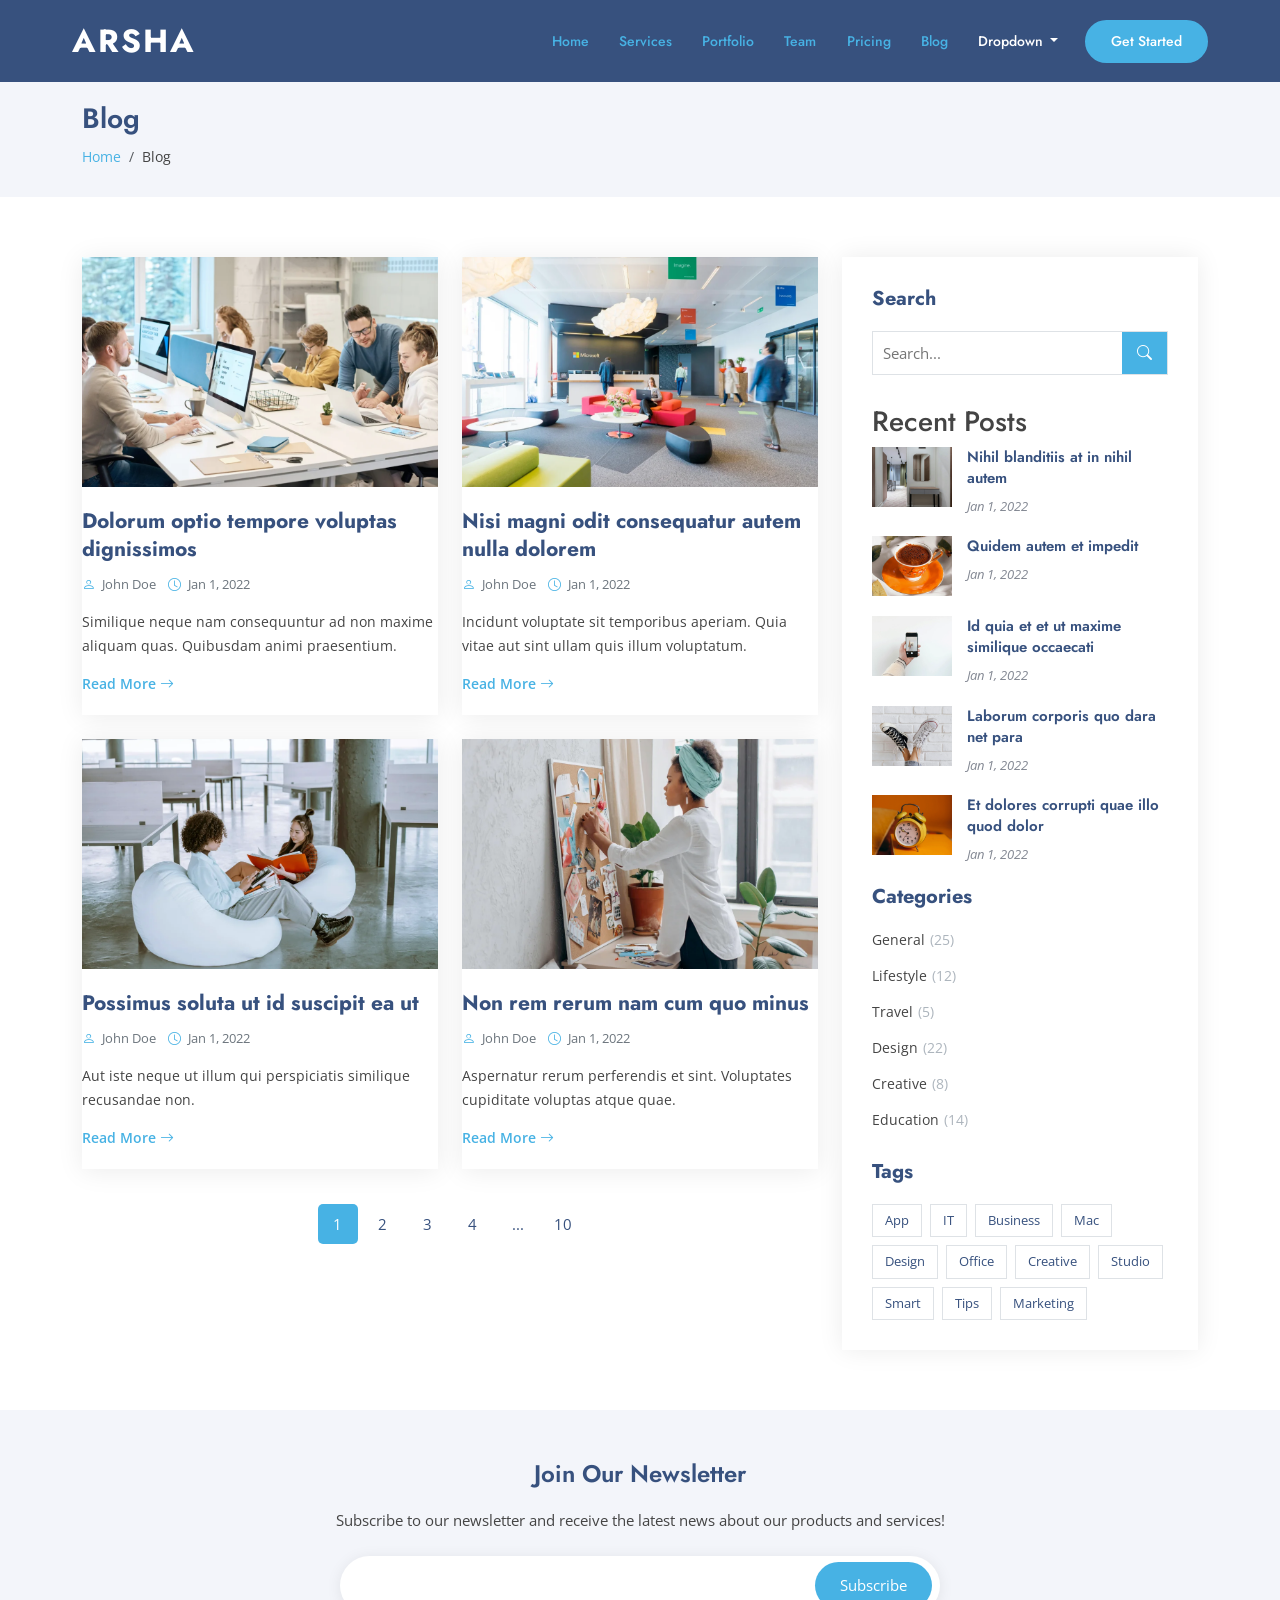
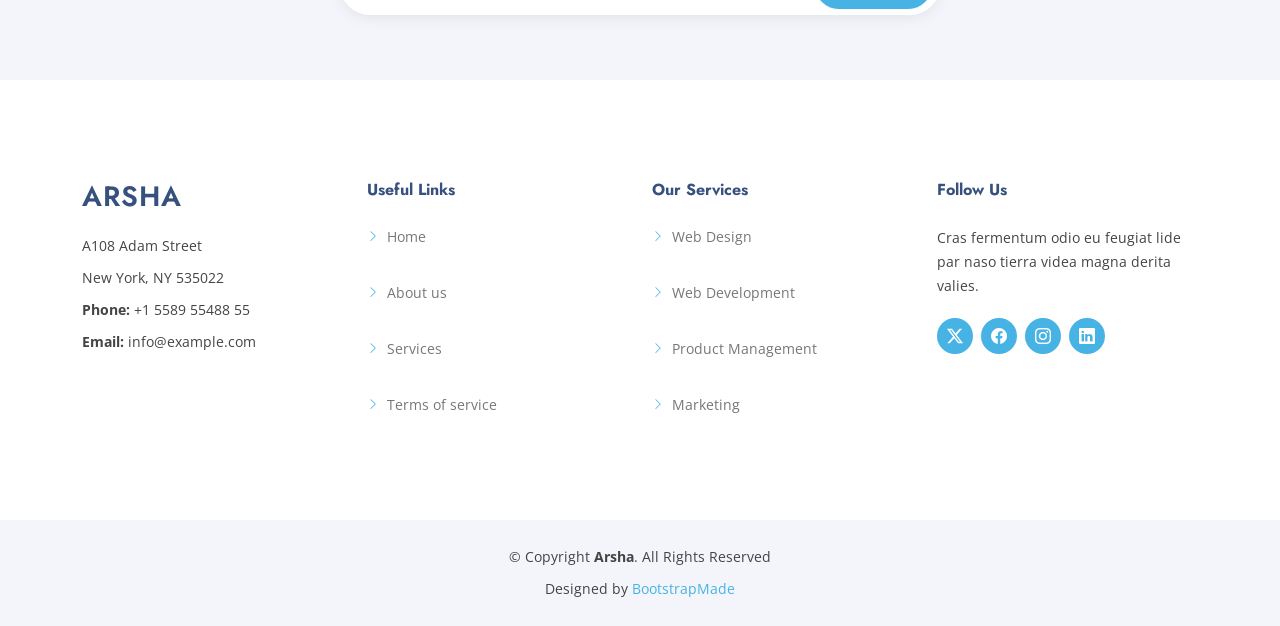
<file: blog.html>
<!DOCTYPE html>
<html lang="en">

<head>

    <meta charset="UTF-8">
    <meta name="viewport" content="width=device-width, initial-scale=1.0">

    <title>Blog - Arsha</title>

    <!-- Google Fonts -->
    <link rel="preconnect" href="https://fonts.googleapis.com">
    <link rel="preconnect" href="https://fonts.gstatic.com" crossorigin>
    <link href="https://fonts.googleapis.com/css2?family=Jost:wght@400;500;600;700&family=Open+Sans:wght@400;500;600;700&display=swap" rel="stylesheet">

    <!-- Bootstrap CSS -->
    <link href="https://cdn.jsdelivr.net/npm/bootstrap@5.3.3/dist/css/bootstrap.min.css" rel="stylesheet">

    <!-- Bootstrap Icons -->
    <link href="https://cdn.jsdelivr.net/npm/bootstrap-icons@1.11.3/font/bootstrap-icons.css" rel="stylesheet">

    <!-- Custom CSS -->
    <link rel="stylesheet" href="css/style.css">

</head>

<body>
    <!-- header-->
    <header>
        <nav class="navbar navbar-expand-lg">
            <a class="navbar-brand" href="#hero">
                ARSHA
            </a>
            <button class="navbar-toggler" type="button"
                data-bs-toggle="collapse"
                data-bs-target="#navbarMenu"
                aria-controls="navbarMenu"
                aria-expanded="false"
                aria-label="Toggle navigation">
                <span class="navbar-toggler-icon"></span>
            </button>

            <!-- navigation links-->
            <div class="collapse navbar-collapse" id="navbarMenu">
                <ul class="navbar-nav ms-auto align-items-lg-center">
                    <li class="nav-item">
                        <a class="nav-link active" href="#hero">Home</a>
                    </li>
                    <li class="nav-item">
                        <a class="nav-link active" href="#services">Services</a>
                    </li>
                    <li class="nav-item">
                        <a class="nav-link active" href="#portfolio">Portfolio</a>
                    </li>
                    <li class="nav-item">
                        <a class="nav-link active" href="#team">Team</a>
                    </li>
                    <li class="nav-item">
                        <a class="nav-link active" href="#pricing">Pricing</a>
                    </li>
                    <li class="nav-item">
                        <a class="nav-link active" href="blog.html">Blog</a>
                    </li>
                    <li class="nav-item dropdown">
                        <a class="nav-link dropdown-toggle" href="#" 
                            role="button"
                            data-bs-toggle="dropdown"
                            aria-expanded="false">
                            Dropdown
                        </a>
                        <ul class="dropdown-menu">
                            <li>
                                <a class="dropdown-item" href="#">Dropdown Item 1</a>
                            </li>
                            <li>
                                <a class="dropdown-item" href="#">Dropdown Item 2</a>
                            </li>
                            <li>
                                <a class="dropdown-item" href="#">Dropdown Item 3</a>
                            </li>
                        </ul>
                    </li>
                    <li class="nav-item">
                        <a class="btn btn-outine-light round-pill px-4"
                            href="#about">
                            Get Started
                        </a>
                    </li>
                </ul>
            </div>
        </nav>
    </header>
    <!-- Blog page content will come here -->

<!-- Page Title -->
<section class="page-title">
    <div class="container">

        <h1>Blog</h1>

        <nav aria-label="breadcrumb">
            <ol class="breadcrumb">
                <li class="breadcrumb-item">
                    <a href="index.html">Home</a>
                </li>
                <li class="breadcrumb-item active" aria-current="page">
                    Blog
                </li>
            </ol>
        </nav>

    </div>
</section>
<!-- End Page Title -->


<!-- Blog Listing Section -->
<section id="blog-listing" class="blog-listing section-padding">

    <div class="container">

        <div class="row">

            <!-- LEFT SIDE: BLOG GRID -->
            <div class="col-lg-8">

                <div class="row gy-4">

                    <!-- Blog 1 -->
                    <div class="col-md-6">
                        <article class="blog-card">

                            <div class="post-image">
                                <img src="assets/img/blog/blog-post-1.webp"
                                     alt="Blog Post 1"
                                     class="img-fluid">
                            </div>

                            <div class="post-content">

                                <h2>
                                    <a href="blog-details.html">
                                        Dolorum optio tempore voluptas dignissimos
                                    </a>
                                </h2>

                                <div class="post-meta">
                                    <span><i class="bi bi-person"></i> John Doe</span>
                                    <span><i class="bi bi-clock"></i> Jan 1, 2022</span>
                                </div>

                                <p>
                                    Similique neque nam consequuntur ad non maxime
                                    aliquam quas. Quibusdam animi praesentium.
                                </p>

                                <a href="blog-details.html" class="read-more">
                                    Read More
                                    <i class="bi bi-arrow-right"></i>
                                </a>

                            </div>
                        </article>
                    </div>


                    <!-- Blog 2 -->
                    <div class="col-md-6">
                        <article class="blog-card">

                            <div class="post-image">
                                <img src="assets/img/blog/blog-post-2.webp"
                                     alt="Blog Post 2"
                                     class="img-fluid">
                            </div>

                            <div class="post-content">

                                <h2>
                                    <a href="blog-details.html">
                                        Nisi magni odit consequatur autem nulla dolorem
                                    </a>
                                </h2>

                                <div class="post-meta">
                                    <span><i class="bi bi-person"></i> John Doe</span>
                                    <span><i class="bi bi-clock"></i> Jan 1, 2022</span>
                                </div>

                                <p>
                                    Incidunt voluptate sit temporibus aperiam.
                                    Quia vitae aut sint ullam quis illum voluptatum.
                                </p>

                                <a href="blog-details.html" class="read-more">
                                    Read More
                                    <i class="bi bi-arrow-right"></i>
                                </a>

                            </div>
                        </article>
                    </div>


                    <!-- Blog 3 -->
                    <div class="col-md-6">
                        <article class="blog-card">

                            <div class="post-image">
                                <img src="assets/img/blog/blog-post-3.webp"
                                     alt="Blog Post 3"
                                     class="img-fluid">
                            </div>

                            <div class="post-content">

                                <h2>
                                    <a href="blog-details.html">
                                        Possimus soluta ut id suscipit ea ut
                                    </a>
                                </h2>

                                <div class="post-meta">
                                    <span><i class="bi bi-person"></i> John Doe</span>
                                    <span><i class="bi bi-clock"></i> Jan 1, 2022</span>
                                </div>

                                <p>
                                    Aut iste neque ut illum qui perspiciatis
                                    similique recusandae non.
                                </p>

                                <a href="blog-details.html" class="read-more">
                                    Read More
                                    <i class="bi bi-arrow-right"></i>
                                </a>

                            </div>
                        </article>
                    </div>


                    <!-- Blog 4 -->
                    <div class="col-md-6">
                        <article class="blog-card">

                            <div class="post-image">
                                <img src="assets/img/blog/blog-post-4.webp"
                                     alt="Blog Post 4"
                                     class="img-fluid">
                            </div>

                            <div class="post-content">

                                <h2>
                                    <a href="blog-details.html">
                                        Non rem rerum nam cum quo minus
                                    </a>
                                </h2>

                                <div class="post-meta">
                                    <span><i class="bi bi-person"></i> John Doe</span>
                                    <span><i class="bi bi-clock"></i> Jan 1, 2022</span>
                                </div>

                                <p>
                                    Aspernatur rerum perferendis et sint.
                                    Voluptates cupiditate voluptas atque quae.
                                </p>

                                <a href="blog-details.html" class="read-more">
                                    Read More
                                    <i class="bi bi-arrow-right"></i>
                                </a>

                            </div>
                        </article>
                    </div>

                </div>


                <!-- Pagination -->
                <div class="blog-pagination">

                    <ul>
                        <li class="active"><a href="#">1</a></li>
                        <li><a href="#">2</a></li>
                        <li><a href="#">3</a></li>
                        <li><a href="#">4</a></li>
                        <li><span>...</span></li>
                        <li><a href="#">10</a></li>
                    </ul>

                </div>

            </div>


            <!-- RIGHT SIDE: SIDEBAR -->
            <div class="col-lg-4">

                <div class="blog-sidebar">

                    <!-- Search -->
                    <div class="sidebar-widget">

                        <h3>Search</h3>

                        <form class="search-form">
                            <input type="text" placeholder="Search...">
                            <button type="submit">
                                <i class="bi bi-search"></i>
                            </button>
                        </form>

                    </div>
<!-- Recent Posts -->
<div class="sidebar-item">
    <h3>Recent Posts</h3>

    <div class="recent-post-item">
        <img src="assets/img/blog/blog-post-square-1.webp" alt="Recent post">
        <div>
            <h4>
                <a href="blog-details.html">
                    Nihil blanditiis at in nihil autem
                </a>
            </h4>
            <time datetime="2022-01-01">Jan 1, 2022</time>
        </div>
    </div>

    <div class="recent-post-item">
        <img src="assets/img/blog/blog-post-square-2.webp" alt="Recent post">
        <div>
            <h4>
                <a href="blog-details.html">
                    Quidem autem et impedit
                </a>
            </h4>
            <time datetime="2022-01-01">Jan 1, 2022</time>
        </div>
    </div>

    <div class="recent-post-item">
        <img src="assets/img/blog/blog-post-square-3.webp" alt="Recent post">
        <div>
            <h4>
                <a href="blog-details.html">
                    Id quia et et ut maxime similique occaecati
                </a>
            </h4>
            <time datetime="2022-01-01">Jan 1, 2022</time>
        </div>
    </div>

    <div class="recent-post-item">
        <img src="assets/img/blog/blog-post-square-4.webp" alt="Recent post">
        <div>
            <h4>
                <a href="blog-details.html">
                    Laborum corporis quo dara net para
                </a>
            </h4>
            <time datetime="2022-01-01">Jan 1, 2022</time>
        </div>
    </div>

    <div class="recent-post-item">
        <img src="assets/img/blog/blog-post-square-5.webp" alt="Recent post">
        <div>
            <h4>
                <a href="blog-details.html">
                    Et dolores corrupti quae illo quod dolor
                </a>
            </h4>
            <time datetime="2022-01-01">Jan 1, 2022</time>
        </div>
    </div>
</div>

                    <!-- Categories -->
                    <div class="sidebar-widget">

                        <h3>Categories</h3>

                        <ul class="category-list">
                            <li><a href="#">General</a> <span>(25)</span></li>
                            <li><a href="#">Lifestyle</a> <span>(12)</span></li>
                            <li><a href="#">Travel</a> <span>(5)</span></li>
                            <li><a href="#">Design</a> <span>(22)</span></li>
                            <li><a href="#">Creative</a> <span>(8)</span></li>
                            <li><a href="#">Education</a> <span>(14)</span></li>
                        </ul>

                    </div>


                    <!-- Tags -->
                    <div class="sidebar-widget">

                        <h3>Tags</h3>

                        <div class="tag-list">
                            <a href="#">App</a>
                            <a href="#">IT</a>
                            <a href="#">Business</a>
                            <a href="#">Mac</a>
                            <a href="#">Design</a>
                            <a href="#">Office</a>
                            <a href="#">Creative</a>
                            <a href="#">Studio</a>
                            <a href="#">Smart</a>
                            <a href="#">Tips</a>
                            <a href="#">Marketing</a>
                        </div>

                    </div>

                </div>

            </div>

        </div>

    </div>

</section>
<!-- End Blog Listing Section -->

<!-- Footer Newsletter -->
    <section class="footer-newsletter">
        <div class="container text-center">
            <h3>Join Our Newsletter</h3>
            <p>Subscribe to our newsletter and receive the latest news about our products and services!</p>
            <form id="footerNewsletterForm">
                <input type="email" id="footerEmail" required>
                <button type="submit">Subscribe</button>
            </form>
            <p id="footerNewsletterMessage" class="form-message"></p>
        </div>
    </section>

    <!-- Footer -->
    <footer class="footer">
        <div class="container">
            <div class="row gy-4">

                <div class="col-lg-3 col-md-6">
                    <h3>ARSHA</h3>
                    <p>A108 Adam Street</p>
                    <p>New York, NY 535022</p>
                    <p><strong>Phone:</strong> +1 5589 55488 55</p>
                    <p><strong>Email:</strong> info@example.com</p>
                </div>

                <div class="col-lg-3 col-md-6">
                    <h4>Useful Links</h4>
                    <ul>
                        <li><i class="bi bi-chevron-right"></i><a href="#hero">Home</a></li>
                        <li><i class="bi bi-chevron-right"></i><a href="#about">About us</a></li>
                        <li><i class="bi bi-chevron-right"></i><a href="#services">Services</a></li>
                        <li><i class="bi bi-chevron-right"></i><a href="#">Terms of service</a></li>
                    </ul>
                </div>

                <div class="col-lg-3 col-md-6">
                    <h4>Our Services</h4>
                    <ul>
                        <li><i class="bi bi-chevron-right"></i><a href="#services">Web Design</a></li>
                        <li><i class="bi bi-chevron-right"></i><a href="#services">Web Development</a></li>
                        <li><i class="bi bi-chevron-right"></i><a href="#services">Product Management</a></li>
                        <li><i class="bi bi-chevron-right"></i><a href="#services">Marketing</a></li>
                    </ul>
                </div>

                <div class="col-lg-3 col-md-6">
                    <h4>Follow Us</h4>
                    <p>Cras fermentum odio eu feugiat lide par naso tierra videa magna derita valies.</p>
                    <div class="footer-social">
                        <a href="#"><i class="bi bi-twitter-x"></i></a>
                        <a href="#"><i class="bi bi-facebook"></i></a>
                        <a href="#"><i class="bi bi-instagram"></i></a>
                        <a href="#"><i class="bi bi-linkedin"></i></a>
                    </div>
                </div>

            </div>
        </div>

        <div class="copyright">
            <div class="container d-flex justify-content-between flex-wrap">
                <p>© Copyright <strong>Arsha</strong>. All Rights Reserved</p>
                <p>Designed by <a href="https://bootstrapmade.com/">BootstrapMade</a></p>
            </div>
        </div>
    </footer>
    <!-- Bootstrap JS -->
    <script src="https://cdn.jsdelivr.net/npm/bootstrap@5.3.3/dist/js/bootstrap.bundle.min.js"></script>

    <!-- Custom JavaScript -->
    <script src="js/main.js"></script>

</body>

</html>
</file>
<file: css/style.css>
/* =========================================
   1. GLOBAL SETTINGS
========================================= */

:root {
    --primary-color: #37517e;
    --secondary-color: #47b2e4;
    --dark-color: #273d61;
    --light-color: #ffffff;
    --text-color: #444444;
    --navy: #37517e;
    --blue: #47b2e4;
    --light: #f3f5fa;
    --heading-font: "Jost", sans-serif;
    --body-font: "Open Sans", sans-serif;

    --section-padding: clamp(45px, 6vw, 90px);
}

* {
    box-sizing: border-box;
}

html {
    scroll-behavior: smooth;
    scroll-padding-top: 20px;
}

body {
    margin: 0;
    padding: 0;
    width: 100%;
    font-family: "Open Sans", sans-serif;
    font-size: 15px;
    line-height: 1.5;
    color: var(--text-color);
    overflow-x: hidden;
}

img {
    max-width: 100%;
    height: auto;
    display: block;
}

h1, h2, h3, h4, h5, h6 {
    font-family: "Jost", sans-serif;
}


/* =========================================
   2. REUSABLE SECTION SETTINGS
========================================= */

section {
    width: 100%;
    padding: var(--section-padding) 0;
}

.section-title {
    text-align: center;
    padding-bottom: 30px;
}

.section-title h2 {
    font-size: clamp(26px, 2.5vw, 34px);
    font-weight: 700;
    color: var(--primary-color);
    text-transform: uppercase;
    margin-bottom: 15px;
}

.section-title p {
    font-size: clamp(14px, 1.2vw, 16px);
    line-height: 1.6;
}


/* =========================================
   3. HEADER AND NAVBAR
========================================= */

header {
    width: 100%;
    background-color: var(--primary-color);
    padding: 12px 5.6%;
}

.navbar {
    padding: 0;
}

.navbar-brand {
    color: var(--light-color);
    font-family: var(--heading-font);
    font-size: clamp(28px, 2.5vw, 42px);
    font-weight: 700;
    letter-spacing: 2px;
}

.navbar-brand:hover {
    color: var(--light-color);
}

.navbar-nav {
    align-items: center;
    gap: clamp(8px, 1.1vw, 20px);
}

.navbar-nav .nav-link {
    color: var(--light-color);
    font-family: var(--heading-font);
    font-size: clamp(14px, 1.05vw, 19px);
    font-weight: 500;
    white-space: nowrap;
    padding: 8px 0;
}

.navbar-nav .nav-link:hover,
.navbar-nav .nav-link.active {
    color: var(--secondary-color);
}

.navbar .btn {
    background-color: var(--secondary-color);
    border: 2px solid var(--secondary-color);
    border-radius: 50px;
    color: var(--light-color);
    font-family: var(--heading-font);
    font-size: clamp(14px, 1.05vw, 19px);
    font-weight: 500;
    padding: 9px clamp(18px, 2vw, 32px);
    white-space: nowrap;
    margin-left: 5px;
}

.navbar .btn:hover {
    background-color: transparent;
    color: var(--light-color);
}

.navbar-toggler {
    border: 1px solid rgba(255, 255, 255, 0.5);
}

.navbar-toggler:focus {
    box-shadow: none;
}

.navbar-toggler-icon {
    filter: brightness(0) invert(1);
}

/* Dropdown */

.dropdown-menu {
    border: none;
    border-radius: 5px;
    padding: 10px;
}

.dropdown-menu .dropdown-item {
    color: var(--primary-color);
    font-size: 14px;
    padding: 10px 15px;
}

.dropdown-menu .dropdown-item:hover {
    background-color: #f0f4f8;
    color: var(--secondary-color);
}


/* =========================================
   4. HERO SECTION
========================================= */

.hero {
    background-color: var(--primary-color);
    min-height: calc(100vh - 75px);
    display: flex;
    align-items: center;
    padding: clamp(40px, 5vw, 75px) 0;
}

.hero-container {
    width: 100%;
    max-width: 1600px;
    margin: 0 auto;
    padding-left: 5.6%;
    padding-right: 5.6%;
}

.hero-content {
    padding-right: clamp(15px, 3vw, 50px);
}

.hero h1 {
    color: var(--light-color);
    font-family: var(--heading-font);
    font-size: clamp(36px, 3.8vw, 68px);
    font-weight: 700;
    line-height: 1.16;
    margin-bottom: 15px;
}

.hero p {
    color: rgba(255, 255, 255, 0.75);
    font-family: var(--body-font);
    font-size: clamp(17px, 1.7vw, 28px);
    font-weight: 600;
    line-height: 1.4;
    margin-bottom: clamp(25px, 3vw, 45px);
}

/* Hero Buttons */

.hero-buttons {
    display: flex;
    align-items: center;
    flex-wrap: wrap;
    gap: clamp(15px, 2vw, 30px);
}

.btn-get-started {
    background-color: var(--secondary-color);
    color: var(--light-color);
    font-family: var(--heading-font);
    font-size: clamp(15px, 1.2vw, 21px);
    font-weight: 600;
    letter-spacing: 1px;
    padding: 13px clamp(22px, 2.5vw, 42px);
    border-radius: 50px;
    text-decoration: none;
    transition: 0.3s;
}

.btn-get-started:hover {
    background-color: #209dd8;
    color: var(--light-color);
}

.btn-watch-video {
    color: var(--light-color);
    font-family: var(--heading-font);
    font-size: clamp(15px, 1.2vw, 21px);
    font-weight: 600;
    text-decoration: none;
    transition: 0.3s;
}

.btn-watch-video:hover {
    color: var(--secondary-color);
}

.btn-watch-video i {
    font-size: clamp(30px, 2.5vw, 45px);
    margin-right: 8px;
    vertical-align: middle;
}

/* Hero Image */

.hero-image img {
    width: 100%;
    max-width: 750px;
    margin-left: auto;
}


/* =========================================
   5. HERO IMAGE ANIMATION
========================================= */

.animated {
    animation: up-down 2s ease-in-out infinite alternate-reverse both;
}

@keyframes up-down {
    0% {
        transform: translateY(10px);
    }

    100% {
        transform: translateY(-10px);
    }
}


/* =========================================
   6. TABLET RESPONSIVE
========================================= */

@media (max-width: 1199px) {

    header {
        padding: 12px 4%;
    }

    .navbar-nav {
        gap: 12px;
    }

    .navbar-nav .nav-link {
        font-size: 16px;
    }

    .navbar .btn {
        font-size: 16px;
        padding: 8px 20px;
    }
}


/* =========================================
   7. MOBILE RESPONSIVE
========================================= */

@media (max-width: 991px) {

    .navbar-collapse {
        padding-top: 20px;
    }

    .navbar-nav {
        align-items: flex-start;
        gap: 8px;
    }

    .navbar-nav .nav-link {
        font-size: 16px;
    }

    .navbar .btn {
        margin: 10px 0;
    }

    .hero {
        min-height: auto;
        text-align: center;
        padding: 60px 0;
    }

    .hero-content {
        padding: 0 15px;
    }

    .hero h1 {
        font-size: clamp(32px, 5vw, 42px);
    }

    .hero p {
        font-size: clamp(17px, 2.5vw, 21px);
    }

    .hero-buttons {
        justify-content: center;
    }

    .hero-image {
        margin-top: 40px;
    }

    .hero-image img {
        margin: 0 auto;
        max-width: 600px;
    }
}


/* =========================================
   8. SMALL MOBILE SCREENS
========================================= */

@media (max-width: 575px) {

    header {
        padding: 12px 5%;
    }

    .navbar-brand {
        font-size: 29px;
    }

    .hero {
        padding: 45px 0;
    }

    .hero h1 {
        font-size: 32px;
    }

    .hero p {
        font-size: 17px;
    }

    .hero-buttons {
        flex-direction: column;
        gap: 18px;
    }

    .hero-image {
        margin-top: 30px;
    }

    .section-title h2 {
        font-size: 26px;
    }
}

/* =========================================
   CLIENTS SECTION
========================================= */

.clients {
    background: #f3f5fa;
    padding: 25px 0;
}

.clients .clients-slider {
    overflow: hidden;
}

.clients .swiper-slide {
    display: flex;
    justify-content: center;
    align-items: center;
    height: auto;
}

.clients .swiper-slide img {
    width: auto;
    max-width: 100%;
    max-height: 60px;
    object-fit: contain;
    display: block;
    filter: none;
    opacity: 1;
    transition: 0.3s ease;
}

.clients .swiper-slide img:hover {
    transform: scale(1.1);
}

/* Mobile */
@media (max-width: 576px) {
    .clients .swiper-slide img {
        max-height: 45px;
    }
}


/* =====================================
   ABOUT SECTION
===================================== */

.about {
    background-color: #ffffff;
    padding: var(--section-padding) 0;
}

.about .section-title h2 {
    color: #37517e;
    font-size: 32px;
    font-weight: 700;
    text-transform: uppercase;
    position: relative;
    padding-bottom: 20px;
}

/* Heading Underline */

.about .section-title h2::before {
    content: "";
    position: absolute;
    width: 120px;
    height: 1px;
    background-color: #dddddd;
    bottom: 1px;
    left: 50%;
    transform: translateX(-50%);
}

.about .section-title h2::after {
    content: "";
    position: absolute;
    width: 40px;
    height: 3px;
    background-color: #47b2e4;
    bottom: 0;
    left: 50%;
    transform: translateX(-50%);
}

/* About Text */

.about p {
    color: #444444;
    font-size: 16px;
    line-height: 1.6;
    margin-bottom: 20px;
}

/* About List */

.about-list {
    list-style: none;
    padding: 0;
    margin: 0;
}

.about-list li {
    display: flex;
    align-items: flex-start;
    gap: 10px;
    margin-bottom: 12px;
    font-size: 16px;
    line-height: 1.5;
}

.about-list i {
    color: #47b2e4;
    font-size: 20px;
    flex-shrink: 0;
}

/* Read More Button */

.about-btn {
    display: inline-flex;
    align-items: center;
    gap: 8px;
    color: #47b2e4;
    border: 2px solid #47b2e4;
    border-radius: 4px;
    padding: 10px 28px;
    text-decoration: none;
    font-family: "Jost", sans-serif;
    font-size: 16px;
    font-weight: 500;
    transition: 0.3s;
}

.about-btn:hover {
    background-color: #47b2e4;
    color: #ffffff;
}

/* About Responsive */

@media (max-width: 991px) {

    .about .row {
        row-gap: 25px;
    }

    .about p,
    .about-list li {
        font-size: 15px;
    }

}


/* WHY US SECTION */

.why-us {
    background: #f3f5fa;
}

.why-us .content {
    padding: 60px 100px 0 100px;
}

.why-us .content h3 {
    font-family: "Jost", sans-serif;
    font-size: 34px;
    font-weight: 400;
    color: #37517e;
}

.why-us .content h3 strong {
    font-weight: 700;
}

.why-us .content p {
    font-size: 15px;
    color: #848484;
    margin-top: 15px;
    margin-bottom: 20px;
}

.why-us .accordion-list {
    padding: 0 100px 60px 100px;
}

.why-us .accordion-list ul {
    list-style: none;
    padding: 0;
    margin: 0;
}

.why-us .accordion-list li {
    background: #ffffff;
    margin-bottom: 15px;
    padding: 20px;
    border-radius: 4px;
}

.why-us .accordion-list a {
    display: block;
    position: relative;
    font-family: "Jost", sans-serif;
    font-size: 18px;
    font-weight: 500;
    color: #37517e;
    text-decoration: none;
    cursor: pointer;
    padding-right: 30px;
}

.why-us .accordion-list a span {
    color: #47b2e4;
    font-weight: 600;
    padding-right: 10px;
}

.why-us .accordion-list a:hover {
    color: #47b2e4;
}

.why-us .accordion-list a .icon-show {
    display: none;
}

.why-us .accordion-list a .icon-close {
    display: inline-block;
    position: absolute;
    right: 0;
    top: 2px;
}

.why-us .accordion-list a.collapsed .icon-show {
    display: inline-block;
    position: absolute;
    right: 0;
    top: 2px;
}

.why-us .accordion-list a.collapsed .icon-close {
    display: none;
}

.why-us .accordion-list p {
    color: #444444;
    font-size: 15px;
    line-height: 1.6;
    margin: 10px 0 0;
}

.why-us .why-us-img {
    width: 100%;
    height: 100%;
    object-fit: contain;
}

/* Responsive */
@media (max-width: 992px) {
    .why-us .content {
        padding: 40px 30px 0;
    }

    .why-us .accordion-list {
        padding: 0 30px 40px;
    }

    .why-us .why-us-img {
        padding: 30px;
    }
}

@media (max-width: 576px) {
    .why-us .content h3 {
        font-size: 26px;
    }

    .why-us .accordion-list a {
        font-size: 16px;
    }
}


.skills {
    padding: 60px 0;
    background: #ffffff;
}

.skills img {
    width: 100%;
    height: auto;
}

.skills h3 {
    font-family: "Jost", sans-serif;
    font-size: 32px;
    font-weight: 700;
    color: #37517e;
    margin-bottom: 15px;
}

.skills p {
    font-size: 15px;
    font-style: italic;
    line-height: 1.6;
}

.progress-item {
    margin-bottom: 20px;
}

.progress-label {
    display: flex;
    justify-content: space-between;
    font-size: 12px;
    font-weight: 600;
    color: #37517e;
    margin-bottom: 6px;
}

.skills .progress {
    height: 10px;
    border-radius: 0;
    background: #e8edf5;
}

.skills .progress-bar {
    background: #4668a2;
}

@media (max-width: 991px) {
    .skills h3 {
        font-size: 27px;
    }

    .skills .col-lg-6 + .col-lg-6 {
        margin-top: 30px;
    }
}
/* Services Section */
.services {
    padding: 60px 0;
    background: #f5f6f8;
}

/* Section Heading */
.services .section-title {
    padding-bottom: 30px;
}

.services .section-title h2 {
    font-size: 32px;
    font-weight: 700;
    color: #37517e;
    text-transform: uppercase;
    margin-bottom: 20px;
    padding-bottom: 20px;
    position: relative;
}

/* Blue line under heading */
.services .section-title h2::before {
    content: "";
    position: absolute;
    display: block;
    width: 120px;
    height: 1px;
    background: #ddd;
    bottom: 1px;
    left: calc(50% - 60px);
}

.services .section-title h2::after {
    content: "";
    position: absolute;
    display: block;
    width: 40px;
    height: 3px;
    background: #47b2e4;
    bottom: 0;
    left: calc(50% - 20px);
}

.services .section-title p {
    font-size: 16px;
    color: #444;
}

/* Service Cards */
.service-box {
    background: #ffffff;
    padding: 50px 30px;
    height: 100%;
    transition: all 0.4s ease;
    box-shadow: 0 0 25px rgba(0, 0, 0, 0.05);
}

.service-box:hover {
    transform: translateY(-10px);
}

.service-icon {
    margin-bottom: 20px;
}

.service-icon i {
    font-size: 36px;
    color: #47b2e4;
}

.service-box h4 {
    font-size: 22px;
    font-weight: 700;
    color: #37517e;
    margin-bottom: 15px;
}

.service-box p {
    font-size: 14px;
    line-height: 24px;
    color: #444;
    margin-bottom: 0;
}
/* Work Process Section */
.work-process {
    padding: 60px 0;
    background: #ffffff;
}

/* Section Heading */
.work-process .section-title {
    padding-bottom: 30px;
}

.work-process .section-title h2 {
    font-size: 32px;
    font-weight: 700;
    color: #37517e;
    text-transform: uppercase;
    margin-bottom: 20px;
    padding-bottom: 20px;
    position: relative;
}

.work-process .section-title h2::before {
    content: "";
    position: absolute;
    width: 120px;
    height: 1px;
    background: #ddd;
    bottom: 1px;
    left: calc(50% - 60px);
}

.work-process .section-title h2::after {
    content: "";
    position: absolute;
    width: 40px;
    height: 3px;
    background: #47b2e4;
    bottom: 0;
    left: calc(50% - 20px);
}

.work-process .section-title p {
    color: #444;
    font-size: 16px;
}

/* Process Cards */
.process-card {
    background: #ffffff;
    height: 100%;
    border-radius: 8px;
    overflow: hidden;
    box-shadow: 0 5px 25px rgba(0, 0, 0, 0.08);
    transition: 0.3s ease;
}

.process-card:hover {
    transform: translateY(-8px);
}

.process-card img {
    width: 100%;
    height: 250px;
    object-fit: contain;
    padding: 15px;
}

.process-content {
    padding: 25px 30px 30px;
}

.step-number {
    display: inline-flex;
    align-items: center;
    justify-content: center;
    width: 45px;
    height: 45px;
    border-radius: 50%;
    background: #e7f5fb;
    color: #47b2e4;
    font-size: 18px;
    font-weight: 700;
    margin-bottom: 15px;
}

.process-content h3 {
    font-family: "Jost", sans-serif;
    font-size: 22px;
    font-weight: 700;
    color: #37517e;
    margin-bottom: 15px;
}

.process-content p {
    font-size: 14px;
    line-height: 24px;
    color: #444;
}

.process-content ul {
    list-style: none;
    padding: 0;
    margin: 15px 0 0;
}

.process-content ul li {
    display: flex;
    align-items: center;
    font-size: 14px;
    color: #444;
    padding: 7px 0;
}

.process-content ul li::before {
    content: "✓";
    display: inline-flex;
    align-items: center;
    justify-content: center;
    width: 20px;
    height: 20px;
    min-width: 20px;
    border-radius: 50%;
    background: #e7f5fb;
    color: #105270;
    font-size: 12px;
    font-weight: bold;
    margin-right: 10px;
}

/* Responsive */
@media (max-width: 991px) {
    .process-card img {
        height: 220px;
    }
}

@media (max-width: 767px) {
    .process-content {
        padding: 20px;
    }
}
/* Call To Action Section */
.call-to-action {
    padding: 120px 0;
    background:
        linear-gradient(
            rgba(40, 58, 90, 0.9),
            rgba(40, 58, 90, 0.9)
        ),
        url("../assets/img/bg/bg-8.webp");

    background-size: cover;
    background-position: center;
    background-repeat: no-repeat;
    background-attachment: fixed;
}

/* Heading */
.call-to-action h3 {
    color: #ffffff;
    font-family: "Jost", sans-serif;
    font-size: 28px;
    font-weight: 700;
    margin-bottom: 15px;
}

/* Paragraph */
.call-to-action p {
    color: #ffffff;
    font-size: 16px;
    line-height: 1.6;
    margin-bottom: 0;
}

/* Button */
.cta-button {
    display: inline-block;
    padding: 12px 40px;
    border: 2px solid #ffffff;
    border-radius: 50px;
    color: #ffffff;
    text-decoration: none;
    font-size: 16px;
    font-weight: 500;
    transition: 0.3s;
}

.cta-button:hover {
    background: #47b2e4;
    border-color: #47b2e4;
    color: #ffffff;
}

/* Responsive */
@media (max-width: 991px) {
    .call-to-action {
        padding: 80px 0;
        background-attachment: scroll;
    }

    .call-to-action .cta-button {
        margin-top: 25px;
    }
}
/* ================================
   PORTFOLIO SECTION
================================ */

.portfolio {
    padding: 60px 0;
    overflow: hidden;
}

/* Section Heading */
.portfolio .section-title {
    text-align: center;
    padding-bottom: 30px;
}

.portfolio .section-title h2 {
    font-size: 32px;
    font-weight: 700;
    text-transform: uppercase;
    margin-bottom: 20px;
    padding-bottom: 20px;
    position: relative;
    color: #37517e;
}

.portfolio .section-title h2::before {
    content: "";
    position: absolute;
    display: block;
    width: 120px;
    height: 1px;
    background: #ddd;
    bottom: 1px;
    left: calc(50% - 60px);
}

.portfolio .section-title h2::after {
    content: "";
    position: absolute;
    display: block;
    width: 40px;
    height: 3px;
    background: #47b2e4;
    bottom: 0;
    left: calc(50% - 20px);
}

.portfolio .section-title p {
    margin-bottom: 0;
    color: #444;
}

/* Portfolio Filters */
.portfolio .portfolio-filters {
    list-style: none;
    padding: 0;
    margin: 0 auto 25px auto;
    display: flex;
    justify-content: center;
    flex-wrap: wrap;
    gap: 5px;
}

.portfolio .portfolio-filters li {
    cursor: pointer;
    display: inline-block;
    padding: 8px 20px;
    font-size: 15px;
    font-weight: 500;
    color: #444;
    border-radius: 50px;
    transition: all 0.3s ease;
}

.portfolio .portfolio-filters li:hover,
.portfolio .portfolio-filters li.filter-active {
    color: #fff;
    background: #47b2e4;
}

/* Portfolio Grid */
.portfolio .portfolio-container {
    position: relative;
}

.portfolio .portfolio-item {
    margin-bottom: 24px;
}

/* Portfolio Image Wrapper */
.portfolio .portfolio-wrap {
    position: relative;
    overflow: hidden;
    border-radius: 4px;
    box-shadow: 0 0 10px rgba(0, 0, 0, 0.08);
}

.portfolio .portfolio-wrap img {
    display: block;
    width: 100%;
    height: auto;
    transition: transform 0.5s ease;
}

/* Hover Overlay */
.portfolio .portfolio-wrap .portfolio-info {
    position: absolute;
    inset: 0;
    opacity: 0;
    background: rgba(55, 88, 139, 0.85);
    padding: 20px;
    display: flex;
    flex-direction: column;
    justify-content: center;
    align-items: flex-start;
    transition: all 0.4s ease;
}

.portfolio .portfolio-wrap:hover .portfolio-info {
    opacity: 1;
}

.portfolio .portfolio-wrap:hover img {
    transform: scale(1.08);
}

/* Overlay Text */
.portfolio .portfolio-info h4 {
    font-size: 20px;
    font-weight: 600;
    color: #fff;
    margin-bottom: 5px;
}

.portfolio .portfolio-info p {
    font-size: 14px;
    color: #fff;
    margin-bottom: 15px;
}

/* Overlay Icons */
.portfolio .portfolio-links {
    display: flex;
    gap: 10px;
}

.portfolio .portfolio-links a {
    width: 40px;
    height: 40px;
    display: inline-flex;
    align-items: center;
    justify-content: center;
    background: #47b2e4;
    color: #fff;
    font-size: 20px;
    border-radius: 4px;
    text-decoration: none;
    transition: 0.3s ease;
}

.portfolio .portfolio-links a:hover {
    background: #209dd8;
}

/* Responsive */
@media (max-width: 767px) {
    .portfolio {
        padding: 40px 0;
    }

    .portfolio .section-title h2 {
        font-size: 28px;
    }

    .portfolio .portfolio-filters li {
        padding: 7px 15px;
        font-size: 14px;
    }
}
/* ================================
   TEAM SECTION
================================ */

.team {
    padding: 60px 0;
    background: #f3f5fa;
}

/* Section Title */
.team .section-title {
    text-align: center;
    padding-bottom: 30px;
}

.team .section-title h2 {
    font-size: 32px;
    font-weight: 700;
    text-transform: uppercase;
    margin-bottom: 20px;
    padding-bottom: 20px;
    position: relative;
    color: #37517e;
}

.team .section-title h2::before {
    content: "";
    position: absolute;
    width: 120px;
    height: 1px;
    background: #ddd;
    bottom: 1px;
    left: calc(50% - 60px);
}

.team .section-title h2::after {
    content: "";
    position: absolute;
    width: 40px;
    height: 3px;
    background: #47b2e4;
    bottom: 0;
    left: calc(50% - 20px);
}

.team .section-title p {
    margin-bottom: 0;
}

/* Team Card */
.team .team-card {
    display: flex;
    align-items: flex-start;
    gap: 20px;
    padding: 30px;
    height: 100%;
    background: #fff;
    box-shadow: 0 2px 15px rgba(0, 0, 0, 0.08);
    border-radius: 5px;
    transition: 0.4s;
}

.team .team-card:hover {
    transform: translateY(-5px);
}

/* Team Image */
.team .team-img {
    flex-shrink: 0;
    width: 140px;
    height: 140px;
}

.team .team-img img {
    width: 100%;
    height: 100%;
    object-fit: cover;
    border-radius: 50%;
}

/* Team Information */
.team .team-info {
    flex: 1;
}

.team .team-info h4 {
    font-size: 20px;
    font-weight: 700;
    color: #37517e;
    margin-bottom: 5px;
}

.team .team-info span {
    display: block;
    font-size: 14px;
    color: #444;
    position: relative;
    padding-bottom: 10px;
    margin-bottom: 10px;
}

.team .team-info span::after {
    content: "";
    position: absolute;
    width: 50px;
    height: 1px;
    background: #cbd6e9;
    bottom: 0;
    left: 0;
}

.team .team-info p {
    font-size: 14px;
    line-height: 24px;
    color: #444;
    margin-bottom: 15px;
}

/* Social Icons */
.team .team-social {
    display: flex;
    gap: 8px;
}

.team .team-social a {
    display: flex;
    align-items: center;
    justify-content: center;
    width: 36px;
    height: 36px;
    border-radius: 50%;
    background: #eff2f8;
    color: #37517e;
    font-size: 16px;
    text-decoration: none;
    transition: 0.3s;
}

.team .team-social a:hover {
    background: #47b2e4;
    color: #fff;
}

/* Responsive */
@media (max-width: 576px) {

    .team .team-card {
        flex-direction: column;
        align-items: center;
        text-align: center;
        padding: 25px;
    }

    .team .team-info span::after {
        left: 50%;
        transform: translateX(-50%);
    }

    .team .team-social {
        justify-content: center;
    }

}

/* ================================
   PRICING SECTION
================================ */

.pricing {
    padding: 60px 0;
    background: #fff;
}

/* Section Title */
.pricing .section-title {
    text-align: center;
    padding-bottom: 30px;
}

.pricing .section-title h2 {
    font-size: 32px;
    font-weight: 700;
    text-transform: uppercase;
    margin-bottom: 20px;
    padding-bottom: 20px;
    position: relative;
    color: #37517e;
}

.pricing .section-title h2::before {
    content: "";
    position: absolute;
    width: 120px;
    height: 1px;
    background: #ddd;
    bottom: 1px;
    left: calc(50% - 60px);
}

.pricing .section-title h2::after {
    content: "";
    position: absolute;
    width: 40px;
    height: 3px;
    background: #47b2e4;
    bottom: 0;
    left: calc(50% - 20px);
}

.pricing .section-title p {
    margin-bottom: 0;
}

/* Pricing Card */
.pricing .pricing-card {
    height: 100%;
    padding: 60px 40px;
    background: #fff;
    border-radius: 5px;
    border-top: 4px solid #fff;
    box-shadow: 0 3px 20px rgba(0, 0, 0, 0.08);
    transition: 0.3s;
}

.pricing .pricing-card.featured {
    border-top-color: #47b2e4;
}

.pricing .pricing-card h3 {
    font-size: 20px;
    font-weight: 600;
    color: #37517e;
    margin-bottom: 15px;
}

/* Price */
.pricing .price {
    font-size: 48px;
    font-weight: 400;
    color: #47b2e4;
    margin-bottom: 15px;
}

.pricing .price sup {
    font-size: 28px;
    position: relative;
    top: -15px;
}

.pricing .price span {
    font-size: 18px;
    color: #6c757d;
}

/* Description */
.pricing .pricing-description {
    color: #6c757d;
    font-size: 14px;
    margin-bottom: 20px;
}

/* Features */
.pricing .pricing-card ul {
    list-style: none;
    padding: 20px 0;
    margin: 0;
}

.pricing .pricing-card ul li {
    padding: 10px 0;
    display: flex;
    align-items: center;
    font-size: 15px;
    color: #444;
}

.pricing .pricing-card ul li i {
    color: #28a745;
    font-size: 20px;
    margin-right: 8px;
}

.pricing .pricing-card ul li.na {
    color: #999;
}

.pricing .pricing-card ul li.na i {
    color: #999;
}

.pricing .pricing-card ul li.na span {
    text-decoration: line-through;
}

/* Buy Button */
.pricing .buy-btn {
    display: inline-block;
    padding: 10px 35px;
    border: 1px solid #47b2e4;
    border-radius: 50px;
    color: #47b2e4;
    text-decoration: none;
    font-size: 15px;
    font-weight: 500;
    transition: 0.3s;
}

.pricing .buy-btn:hover {
    background: #47b2e4;
    color: #fff;
}

/* Featured Button */
.pricing .featured .buy-btn {
    background: #47b2e4;
    color: #fff;
}

.pricing .featured .buy-btn:hover {
    background: #209dd8;
}

/* Responsive */
@media (max-width: 991px) {
    .pricing .pricing-card {
        padding: 40px 30px;
    }
}

@media (max-width: 576px) {
    .pricing .section-title h2 {
        font-size: 28px;
    }
}

/* ==============================
   TESTIMONIALS
============================== */

.testimonials {
    background: var(--light);
    overflow: hidden;
}

.testimonial-swiper {
    overflow: hidden;
    padding-bottom: 50px;
}

.testimonial-swiper .swiper-wrapper {
    align-items: stretch;
}

.testimonial-swiper .swiper-slide {
    height: auto;
    display: flex;
}

.testimonial-card {
    width: 100%;
    height: 100%;
    text-align: center;
    padding: 20px 30px 50px;
}

.testimonial-card img {
    width: 100px;
    height: 100px;
    object-fit: cover;
    border-radius: 50%;
    margin-bottom: 15px;
}

.testimonial-card h3 {
    color: var(--navy);
    font-size: 20px;
    font-weight: 700;
}

.testimonial-card h4 {
    font-size: 14px;
    color: #999;
}

.testimonial-card .stars {
    color: #ffc107;
    font-size: 20px;
    letter-spacing: 3px;
    margin: 12px 0;
}

.testimonial-card p {
    font-style: italic;
    line-height: 1.8;
}

.testimonial-swiper .swiper-pagination {
    bottom: 5px;
}

.testimonial-swiper .swiper-pagination-bullet {
    background: #fff;
    border: 1px solid var(--blue);
    opacity: 1;
    width: 12px;
    height: 12px;
}

.testimonial-swiper .swiper-pagination-bullet-active {
    background: var(--blue);
}
/* Fix testimonial slider layout */

.testimonial-swiper {
    width: 100%;
    overflow: hidden;
    position: relative;
}

.testimonial-swiper .swiper-wrapper {
    display: flex;
    flex-direction: row;
    align-items: stretch;
}

.testimonial-swiper .swiper-slide {
    flex-shrink: 0;
    height: auto;
    display: flex;
    flex-direction: column;
}

.testimonial-swiper .testimonial-card {
    width: 100%;
    height: 100%;
    text-align: center;
}

.testimonial-swiper .testimonial-card img {
    display: block;
    margin: 0 auto 15px;
}
/* ================================
   FAQ SECTION
================================ */

.faq {
    padding: 60px 0;
    background: #f3f5fa;
}

/* Section Title */
.faq .section-title {
    text-align: center;
    padding-bottom: 30px;
}

.faq .section-title h2 {
    font-size: 32px;
    font-weight: 700;
    text-transform: uppercase;
    margin-bottom: 20px;
    padding-bottom: 20px;
    position: relative;
    color: #37517e;
}

.faq .section-title h2::before {
    content: "";
    position: absolute;
    width: 120px;
    height: 1px;
    background: #ddd;
    bottom: 1px;
    left: calc(50% - 60px);
}

.faq .section-title h2::after {
    content: "";
    position: absolute;
    width: 40px;
    height: 3px;
    background: #47b2e4;
    bottom: 0;
    left: calc(50% - 20px);
}

.faq .section-title p {
    margin-bottom: 0;
}

/* FAQ Accordion */
.faq .faq-list {
    max-width: 100%;
}

.faq .accordion-item {
    background: #fff;
    border: 0;
    border-radius: 4px;
    margin-bottom: 20px;
    box-shadow: 0 2px 15px rgba(0, 0, 0, 0.05);
    overflow: hidden;
}

/* Question */
.faq .accordion-button {
    background: #fff;
    color: #37517e;
    font-size: 18px;
    font-weight: 600;
    padding: 20px 25px;
    box-shadow: none;
    gap: 10px;
}

.faq .accordion-button i {
    color: #47b2e4;
    font-size: 22px;
    flex-shrink: 0;
}

.faq .accordion-button:not(.collapsed) {
    color: #47b2e4;
    background: #fff;
}

/* Remove Bootstrap default focus outline */
.faq .accordion-button:focus {
    box-shadow: none;
}

/* Answer */
.faq .accordion-body {
    padding: 0 25px 25px 58px;
    font-size: 16px;
    line-height: 24px;
    color: #444;
}

/* Responsive */
@media (max-width: 576px) {

    .faq {
        padding: 40px 0;
    }

    .faq .section-title h2 {
        font-size: 26px;
    }

    .faq .accordion-button {
        font-size: 15px;
        padding: 18px 15px;
    }

    .faq .accordion-body {
        padding: 0 15px 20px 45px;
        font-size: 14px;
    }

}
/* ==============================
   BLOG
============================== */

.blog {
    background: white;
}

.blog-card {
    background: white;
    box-shadow: 0 2px 25px rgba(0, 0, 0, 0.08);
    height: 100%;
    transition: 0.3s;
    overflow: hidden;
}

.blog-card:hover {
    transform: translateY(-8px);
}

.blog-card > img {
    width: 100%;
    height: 240px;
    object-fit: cover;
}

.blog-content {
    padding: 25px;
}

.blog-date {
    color: #999;
    font-size: 14px;
}

.blog-content h3 {
    color: var(--navy);
    font-size: 20px;
    font-weight: 700;
    line-height: 1.5;
    margin: 12px 0;
}

.blog-content h3 a {
    color: var(--navy);
}

.blog-content h3 a:hover {
    color: var(--blue);
}

.blog-content p {
    color: #999;
    font-size: 14px;
}

.blog-content p span {
    margin: 0 8px;
}

.read-more {
    color: var(--blue);
    font-weight: 600;
}
/* ==============================
   CONTACT
============================== */

.contact {
    background: white;
}

.contact-info,
.contact-form {
    background: white;
    padding: 30px;
    height: 100%;
    border-top: 3px solid var(--blue);
    border-bottom: 3px solid var(--blue);
    box-shadow: 0 0 25px rgba(0, 0, 0, 0.08);
}

.contact-item {
    display: flex;
    gap: 15px;
    margin-bottom: 25px;
}

.contact-item > i {
    background: #e7f5fb;
    color: var(--blue);
    width: 45px;
    height: 45px;
    border-radius: 50%;
    display: grid;
    place-items: center;
    font-size: 22px;
    flex-shrink: 0;
}

.contact-item h3 {
    color: var(--navy);
    font-size: 20px;
    font-weight: 600;
}

.contact-item p {
    font-size: 14px;
}

.contact-info iframe {
    width: 100%;
    height: 270px;
    border: 0;
}

.contact-form label {
    display: block;
    margin-bottom: 8px;
}

.contact-form .form-control {
    border-radius: 0;
    padding: 12px;
}

.contact-form .form-control:focus {
    border-color: var(--blue);
    box-shadow: none;
}

.contact-form button {
    background: var(--blue);
    color: white;
    border: 0;
    padding: 12px 35px;
    border-radius: 50px;
    cursor: pointer;
}

.contact-form button:hover {
    background: #209dd8;
}


/* Newsletter Section */
.newsletter {
    background: #ffffff;
    padding: 60px 0;
}

/* Grey Rounded Box */
.newsletter-box {
    background: #f3f5fa;
    border-radius: 20px;
    padding: 45px 40px;
    overflow: hidden;
}

/* Left Content */
.newsletter-content h2 {
    color: #37517e;
    font-size: 28px;
    font-weight: 700;
    margin-bottom: 15px;
}

.newsletter-content p {
    color: #444;
    font-size: 15px;
    line-height: 1.7;
    margin-bottom: 25px;
}

/* Email Form */
.newsletter-form {
    display: flex;
    align-items: center;
    max-width: 500px;
    width: 100%;
    background: #ffffff;
    border-radius: 50px;
    padding: 5px;
    box-shadow: 0 2px 15px rgba(0, 0, 0, 0.08);
}

.newsletter-form input[type="email"] {
    flex: 1;
    min-width: 0;
    border: none;
    outline: none;
    background: transparent;
    padding: 12px 18px;
    font-size: 15px;
}

.newsletter-form button {
    border: none;
    background: #47b2e4;
    color: #ffffff;
    padding: 12px 25px;
    border-radius: 50px;
    font-size: 15px;
    cursor: pointer;
    transition: 0.3s;
    white-space: nowrap;
}

.newsletter-form button:hover {
    background: #209dd8;
}

/* Right Image */
.newsletter-image {
    text-align: center;
}

.newsletter-image img {
    width: 100%;
    max-width: 400px;
    height: auto;
}

/* Responsive */
@media (max-width: 991px) {
    .newsletter-box {
        padding: 35px 25px;
    }

    .newsletter-content {
        text-align: center;
    }

    .newsletter-form {
        margin: 0 auto;
    }

    .newsletter-image {
        margin-top: 30px;
    }
}

@media (max-width: 576px) {
    .newsletter-box {
        padding: 30px 18px;
    }

    .newsletter-form button {
        padding: 12px 16px;
    }
}






/* ==============================
   FOOTER
============================== */

.footer {
    background: white;
    padding-top: 50px;
}

.footer h3 {
    color: var(--navy);
    font-size: 28px;
    font-weight: 700;
    margin-bottom: 20px;
}

.footer h4 {
    color: var(--navy);
    font-size: 17px;
    font-weight: 700;
    margin-bottom: 20px;
}

.footer p {
    font-size: 14px;
    line-height: 1.7;
}

.footer ul {
    list-style: none;
    padding: 0;
}

.footer ul li {
    margin-bottom: 15px;
    font-size: 14px;
}

.footer ul i {
    color: var(--blue);
    margin-right: 8px;
}

.footer ul a {
    color: #777;
}

.footer ul a:hover {
    color: var(--blue);
}

.footer-social {
    display: flex;
    gap: 8px;
}

.footer-social a {
    width: 38px;
    height: 38px;
    border-radius: 50%;
    display: grid;
    place-items: center;
    background: var(--blue);
    color: white;
    transition: 0.3s;
}

.footer-social a:hover {
    background: var(--navy);
}

.copyright {
    background: var(--navy);
    color: white;
    margin-top: 40px;
    padding: 25px 0;
    font-size: 14px;
}

.copyright p {
    margin: 0;
}

.copyright a {
    color: var(--blue);
}

/* ==============================
   BACK TO TOP
============================== */

.back-to-top {
    position: fixed;
    right: 20px;
    bottom: 20px;
    width: 42px;
    height: 42px;
    background: var(--blue);
    color: white;
    border-radius: 50%;
    display: grid;
    place-items: center;
    font-size: 22px;
    opacity: 0;
    visibility: hidden;
    transition: 0.3s;
    z-index: 999;
}

.back-to-top.active {
    opacity: 1;
    visibility: visible;
}

.back-to-top:hover {
    background: var(--navy);
    color: white;
}

.form-message {
    margin-top: 12px;
    font-size: 14px;
}

/* ==============================
   RESPONSIVE DESIGN
============================== */

@media (max-width: 991px) {

    .header {
        height: 70px;
    }

    .mobile-nav-toggle {
        display: block;
    }

    .navbar ul {
        display: none;
        position: absolute;
        top: 70px;
        left: 15px;
        right: 15px;
        background: white;
        padding: 15px;
        border-radius: 8px;
        box-shadow: 0 5px 25px rgba(0, 0, 0, 0.1);
        max-height: 80vh;
        overflow-y: auto;
    }

    .navbar.mobile-active ul {
        display: block;
    }

    .navbar ul li {
        margin: 5px 0;
    }

    .navbar ul a {
        display: block;
        color: var(--navy);
        padding: 10px;
    }

    .navbar .get-started {
        display: inline-block;
        margin: 10px;
        color: var(--navy);
    }

    .navbar .dropdown ul {
        display: none;
        position: static;
        opacity: 1;
        visibility: visible;
        box-shadow: none;
        padding-left: 20px;
    }

    .navbar .dropdown.open > ul {
        display: block;
    }

    .navbar .dropdown:hover > ul {
        display: none;
    }

    .navbar .dropdown.open:hover > ul {
        display: block;
    }

    .hero {
        text-align: center;
        padding-top: 120px;
    }

    .hero-content h1 {
        font-size: 36px;
    }

    .hero-content h2 {
        font-size: 20px;
    }

    .hero-buttons {
        justify-content: center;
    }

    .hero-img {
        margin-top: 40px;
    }

    .team-card {
        padding: 22px;
    }
}

@media (max-width: 767px) {

    .section-padding {
        padding: 50px 0;
    }

    .section-title h2 {
        font-size: 28px;
    }

    .hero-content h1 {
        font-size: 30px;
    }

    .hero-content h2 {
        font-size: 18px;
    }

    .hero-buttons {
        flex-wrap: wrap;
        gap: 15px;
    }

    .clients img {
        max-width: 75%;
        margin-bottom: 20px;
    }

    .why-us h3,
    .skills-content h3 {
        font-size: 26px;
    }

    .portfolio-filters {
        flex-wrap: wrap;
    }

    .team-card {
        flex-direction: column;
        text-align: center;
    }

    .team-info span::after {
        left: calc(50% - 25px);
    }

    .social-links {
        justify-content: center;
    }

    .pricing-card {
        padding: 35px 25px;
    }

    .call-to-action {
        text-align: center;
        background-attachment: scroll;
    }

    .call-to-action .cta-button {
        margin-top: 25px;
    }

    .newsletter-form,
    .footer-newsletter form {
        flex-direction: column;
        gap: 8px;
        border-radius: 10px;
    }

    .newsletter-form button,
    .footer-newsletter button {
        width: 100%;
    }

    .copyright .container {
        text-align: center;
        justify-content: center !important;
        gap: 10px;
    }
}

@media (prefers-reduced-motion: reduce) {
    *,
    *::before,
    *::after {
        scroll-behavior: auto !important;
        animation-duration: 0.01ms !important;
        transition-duration: 0.01ms !important;
    }
}

/*--------------------------------------------------------------
# Contact Section
--------------------------------------------------------------*/

.contact {
    background: #ffffff;
    padding: 60px 0;
}

/* Contact Information Box */
.contact-info {
    height: 100%;
    padding: 30px;
    background: #ffffff;
    border-top: 3px solid #47b2e4;
    border-bottom: 3px solid #47b2e4;
    box-shadow: 0 0 24px rgba(0, 0, 0, 0.10);
}

/* Contact Items */
.contact-item {
    display: flex;
    align-items: flex-start;
    margin-bottom: 30px;
}

.contact-icon {
    width: 44px;
    height: 44px;
    min-width: 44px;
    background: #e7f5fb;
    border-radius: 50%;
    display: flex;
    align-items: center;
    justify-content: center;
    margin-right: 15px;
    transition: 0.3s;
}

.contact-icon i {
    color: #47b2e4;
    font-size: 20px;
}

.contact-item:hover .contact-icon {
    background: #47b2e4;
}

.contact-item:hover .contact-icon i {
    color: #ffffff;
}

.contact-item h3 {
    color: #37517e;
    font-size: 20px;
    font-weight: 600;
    margin-bottom: 5px;
}

.contact-item p {
    color: #6182ba;
    font-size: 14px;
    margin-bottom: 0;
}

/* Map */
.contact-map {
    margin-top: 10px;
}

.contact-map iframe {
    display: block;
    width: 100%;
}

/* Contact Form Box */
.contact-form {
    height: 100%;
    padding: 30px;
    background: #ffffff;
    border-top: 3px solid #47b2e4;
    border-bottom: 3px solid #47b2e4;
    box-shadow: 0 0 24px rgba(0, 0, 0, 0.10);
}

/* Form Labels */
.contact-form label {
    display: block;
    color: #444444;
    font-size: 14px;
    margin-bottom: 8px;
}

/* Form Inputs */
.contact-form .form-control {
    border-radius: 0;
    box-shadow: none;
    border: 1px solid #ced4da;
    padding: 10px 15px;
    font-size: 14px;
}

.contact-form .form-control:focus {
    border-color: #47b2e4;
}

.contact-form textarea {
    resize: vertical;
}

/* Send Message Button */
.contact-form button {
    background: #47b2e4;
    border: 0;
    padding: 12px 35px;
    color: #ffffff;
    border-radius: 50px;
    font-size: 16px;
    transition: 0.3s;
    cursor: pointer;
}

.contact-form button:hover {
    background: #209dd8;
}

/* Responsive */
@media (max-width: 991px) {
    .contact-info,
    .contact-form {
        padding: 25px;
    }
}

/*--------------------------------------------------------------
# Footer Newsletter
--------------------------------------------------------------*/

.footer-newsletter {
    background: #f3f5fa;
    padding: 50px 0;
}

.footer-newsletter h3 {
    color: #37517e;
    font-size: 24px;
    font-weight: 600;
    margin-bottom: 20px;
}

.footer-newsletter p {
    color: #444444;
    font-size: 15px;
    margin-bottom: 25px;
}

/* Newsletter Form */
.footer-newsletter form {
    margin: 0 auto;
    max-width: 600px;
    position: relative;
    background: #ffffff;
    padding: 6px 8px;
    border-radius: 50px;
    display: flex;
    align-items: center;
    box-shadow: 0 2px 15px rgba(0, 0, 0, 0.08);
}

/* Email Input */
.footer-newsletter input[type="email"] {
    border: 0;
    padding: 12px 20px;
    width: 100%;
    flex: 1;
    outline: none;
    background: transparent;
    color: #444444;
    font-size: 15px;
}

/* Subscribe Button */
.footer-newsletter button {
    border: 0;
    padding: 12px 25px;
    background: #47b2e4;
    color: #ffffff;
    font-size: 15px;
    border-radius: 50px;
    cursor: pointer;
    transition: 0.3s;
    white-space: nowrap;
}

.footer-newsletter button:hover {
    background: #209dd8;
}

/* Form Message */
.footer-newsletter .form-message {
    margin-top: 15px;
    margin-bottom: 0;
    font-size: 14px;
}

/* Responsive */
@media (max-width: 576px) {
    .footer-newsletter {
        padding: 40px 15px;
    }

    .footer-newsletter form {
        width: 100%;
    }

    .footer-newsletter button {
        padding: 12px 18px;
    }

    .footer-newsletter input[type="email"] {
        padding: 12px 10px;
    }
}

/*--------------------------------------------------------------
# Footer
--------------------------------------------------------------*/

.footer {
    background: #ffffff;
    color: #444444;
    font-size: 14px;
}

/* Footer Main Content */
.footer .container {
    padding-top: 50px;
    padding-bottom: 40px;
}

/* Footer Brand */
.footer h3 {
    color: #37517e;
    font-size: 28px;
    font-weight: 600;
    margin-bottom: 20px;
    letter-spacing: 1px;
}

.footer h4 {
    color: #37517e;
    font-size: 16px;
    font-weight: 700;
    padding-bottom: 12px;
    margin-bottom: 15px;
}

/* Footer Paragraphs */
.footer p {
    color: #444444;
    font-size: 14px;
    line-height: 24px;
    margin-bottom: 8px;
}

/* Footer Lists */
.footer ul {
    list-style: none;
    padding: 0;
    margin: 0;
}

.footer ul li {
    display: flex;
    align-items: center;
    padding: 10px 0;
}

.footer ul li:first-child {
    padding-top: 0;
}

.footer ul li i {
    color: #47b2e4;
    font-size: 12px;
    margin-right: 8px;
}

/* Footer Links */
.footer a {
    color: #777777;
    text-decoration: none;
    transition: 0.3s;
}

.footer a:hover {
    color: #47b2e4;
}

/* Footer Social Icons */
.footer-social {
    display: flex;
    align-items: center;
    gap: 8px;
    margin-top: 20px;
}

.footer-social a {
    display: flex;
    align-items: center;
    justify-content: center;
    width: 36px;
    height: 36px;
    background: #47b2e4;
    color: #ffffff;
    border-radius: 50%;
    font-size: 16px;
    transition: 0.3s;
}

.footer-social a:hover {
    background: #209dd8;
    color: #ffffff;
}

/* Copyright Area */
.footer .copyright {
    background: #f3f5fa;
    padding: 25px 0;
    text-align: center;
}

.footer .copyright .container {
    display: flex;
    justify-content: center;
    align-items: center;
    flex-direction: column;
    gap: 8px;
    padding-top: 0;
    padding-bottom: 0;
}

.footer .copyright p {
    margin: 0;
    font-size: 14px;
}

.footer .copyright strong {
    font-weight: 700;
}

.footer .copyright a {
    color: #47b2e4;
}

/* Responsive Footer */
@media (max-width: 767px) {

    .footer .container {
        padding-top: 35px;
        padding-bottom: 25px;
    }

    .footer .copyright .container {
        flex-direction: column;
        text-align: center;
        gap: 10px;
    }

}
/* =========================================
   GLOBAL FONT CORRECTION - ARSHA
========================================= */

/* Body text */
body,
p,
li,
span,
label,
input,
textarea,
select,
.form-control {
    font-family: "Open Sans", sans-serif;
}

/* All headings */
h1, h2, h3, h4, h5, h6 {
    font-family: "Jost", sans-serif;
}

/* Navigation */
.navbar-brand,
.navbar-nav .nav-link,
.navbar .btn {
    font-family: "Jost", sans-serif;
}

/* Buttons and links */
button,
.btn,
a {
    font-family: inherit;
}

/* Section headings */
.section-title h2 {
    font-family: "Jost", sans-serif;
}

/* =========================================
   BLOG PAGE TITLE
========================================= */

.page-title {
    background: #f3f5fa;
    padding: 20px 0 30px;
}

.page-title h1 {
    font-family: "Jost", sans-serif;
    font-size: 28px;
    font-weight: 600;
    color: #37517e;
    margin-bottom: 10px;
}

.page-title .breadcrumb {
    margin-bottom: 0;
    font-size: 14px;
}

.page-title .breadcrumb a {
    color: #47b2e4;
    text-decoration: none;
}

.page-title .breadcrumb .active {
    color: #444;
}

/* =========================================
   BLOG LISTING SECTION
========================================= */

.blog-listing {
    padding: 60px 0;
    background: #ffffff;
}

/* Blog Cards */

.blog-listing .blog-card {
    height: 100%;
    background: #ffffff;
}

.blog-listing .post-image {
    overflow: hidden;
}

.blog-listing .post-image img {
    width: 100%;
    height: 230px;
    object-fit: cover;
    display: block;
}

.blog-listing .post-content {
    padding: 20px 0;
}

.blog-listing .post-content h2 {
    font-family: "Jost", sans-serif;
    font-size: 21px;
    font-weight: 700;
    line-height: 1.35;
    margin-bottom: 12px;
}

.blog-listing .post-content h2 a {
    color: #37517e;
    text-decoration: none;
}

.blog-listing .post-content h2 a:hover {
    color: #47b2e4;
}

/* Post Meta */

.blog-listing .post-meta {
    display: flex;
    flex-wrap: wrap;
    gap: 12px;
    color: #6c757d;
    font-size: 13px;
    margin-bottom: 15px;
}

.blog-listing .post-meta i {
    color: #47b2e4;
    margin-right: 4px;
}

/* Description */

.blog-listing .post-content p {
    color: #444;
    font-size: 14px;
    line-height: 1.7;
    margin-bottom: 15px;
}

/* Read More */

.blog-listing .read-more {
    color: #47b2e4;
    font-size: 14px;
    font-weight: 600;
    text-decoration: none;
}

.blog-listing .read-more:hover {
    color: #37517e;
}

/* =========================================
   SIDEBAR
========================================= */

.blog-listing .blog-sidebar {
    padding: 30px;
    background: #ffffff;
    box-shadow: 0 0 24px rgba(0, 0, 0, 0.08);
}

.blog-listing .sidebar-widget {
    margin-bottom: 30px;
}

.blog-listing .sidebar-widget:last-child {
    margin-bottom: 0;
}

.blog-listing .sidebar-widget h3 {
    font-family: "Jost", sans-serif;
    font-size: 20px;
    font-weight: 700;
    color: #37517e;
    margin-bottom: 20px;
}

/* Search */

.blog-listing .search-form {
    display: flex;
    border: 1px solid #dee2e6;
}

.blog-listing .search-form input {
    width: 100%;
    padding: 10px;
    border: none;
    outline: none;
}

.blog-listing .search-form button {
    background: #47b2e4;
    color: #ffffff;
    border: none;
    padding: 0 15px;
}

/* Categories */

.blog-listing .category-list {
    list-style: none;
    padding: 0;
    margin: 0;
}

.blog-listing .category-list li {
    display: flex;
    gap: 5px;
    margin-bottom: 15px;
    font-size: 14px;
}

.blog-listing .category-list a {
    color: #444;
    text-decoration: none;
}

.blog-listing .category-list a:hover {
    color: #47b2e4;
}

.blog-listing .category-list span {
    color: #adb5bd;
}

/* Tags */

.blog-listing .tag-list {
    display: flex;
    flex-wrap: wrap;
    gap: 8px;
}

.blog-listing .tag-list a {
    color: #37517e;
    border: 1px solid #dee2e6;
    padding: 6px 12px;
    font-size: 13px;
    text-decoration: none;
    transition: 0.3s;
}

.blog-listing .tag-list a:hover {
    background: #47b2e4;
    color: #ffffff;
    border-color: #47b2e4;
}

/* =========================================
   PAGINATION
========================================= */

.blog-listing .blog-pagination {
    margin-top: 35px;
}

.blog-listing .blog-pagination ul {
    display: flex;
    justify-content: center;
    align-items: center;
    gap: 5px;
    list-style: none;
    padding: 0;
    margin: 0;
}

.blog-listing .blog-pagination li a,
.blog-listing .blog-pagination li span {
    display: flex;
    justify-content: center;
    align-items: center;
    width: 40px;
    height: 40px;
    color: #37517e;
    text-decoration: none;
    border-radius: 5px;
}

.blog-listing .blog-pagination li.active a,
.blog-listing .blog-pagination li a:hover {
    background: #47b2e4;
    color: #ffffff;
}

/* =========================================
   RESPONSIVE
========================================= */

@media (max-width: 991px) {

    .blog-listing .blog-sidebar {
        margin-top: 30px;
    }

}

@media (max-width: 576px) {

    .blog-listing .post-image img {
        height: 220px;
    }

    .blog-listing .post-content h2 {
        font-size: 19px;
    }

}
/* Recent Posts */
.recent-post-item {
    display: flex;
    align-items: flex-start;
    gap: 15px;
    margin-bottom: 20px;
}

.recent-post-item img {
    width: 80px;
    height: 60px;
    object-fit: cover;
    flex-shrink: 0;
}

.recent-post-item h4 {
    font-family: "Jost", sans-serif;
    font-size: 15px;
    font-weight: 600;
    line-height: 1.4;
    margin: 0 0 5px;
}

.recent-post-item h4 a {
    color: #37517e;
    text-decoration: none;
}

.recent-post-item h4 a:hover {
    color: #47b2e4;
}

.recent-post-item time {
    font-size: 13px;
    color: #838893;
    font-style: italic;
}

/* ========================================
   BLOG DETAILS PAGE
======================================== */

/* Main Blog Content */
.blog-details {
    background: #fff;
    padding: 0;
    color: #444;
    font-family: "Open Sans", sans-serif;
}

/* Featured Image */
.blog-details .post-img {
    overflow: hidden;
    border-radius: 8px;
}

.blog-details .post-img img {
    width: 100%;
    height: auto;
    display: block;
    object-fit: cover;
}

/* Category and Reading Time */
.blog-details .meta-top {
    font-size: 14px;
    color: #777;
    font-weight: 500;
}

.blog-details .meta-top span:first-child {
    font-weight: 600;
    color: #47b2e4;
}

/* Blog Title */
.blog-details h1 {
    font-family: "Jost", sans-serif;
    font-size: 32px;
    font-weight: 700;
    line-height: 1.3;
    color: #37517e;
    margin-bottom: 20px;
}

/* Author Information */
.blog-details .d-flex img {
    flex-shrink: 0;
}

.blog-details h5 {
    font-family: "Jost", sans-serif;
    font-weight: 600;
    color: #37517e;
}

.blog-details .post-meta {
    font-size: 14px;
    color: #777;
}

.blog-details .post-meta i {
    color: #47b2e4;
    margin-right: 5px;
}

/* Article Content */
.blog-details .content {
    font-size: 16px;
    line-height: 1.8;
    color: #444;
}

.blog-details .content p {
    margin-bottom: 20px;
}

.blog-details .content .lead {
    font-size: 17px;
    line-height: 1.8;
}

/* Article Headings */
.blog-details .content h2 {
    font-family: "Jost", sans-serif;
    font-size: 26px;
    font-weight: 700;
    color: #37517e;
    margin-top: 35px;
    margin-bottom: 15px;
}

.blog-details .content h3 {
    font-family: "Jost", sans-serif;
    font-size: 21px;
    font-weight: 600;
    color: #37517e;
    margin-top: 25px;
    margin-bottom: 15px;
}

.blog-details .content h4 {
    font-family: "Jost", sans-serif;
    font-size: 18px;
    font-weight: 600;
    color: #37517e;
    margin-top: 25px;
    margin-bottom: 12px;
}

/* Article Lists */
.blog-details .content ul {
    padding-left: 25px;
    margin-bottom: 25px;
}

.blog-details .content ul li {
    padding-left: 5px;
    margin-bottom: 10px;
}

/* Article Images */
.blog-details .content figure {
    margin: 30px 0;
}

.blog-details .content figure img {
    width: 100%;
    border-radius: 8px;
}

.blog-details .content figcaption {
    font-size: 13px;
    text-align: center;
    font-style: italic;
}

/* Blockquote */
.blog-details .content blockquote {
    background: #f3f5fa;
    border-color: #47b2e4 !important;
    border-radius: 5px;
    font-style: italic;
    color: #37517e;
    font-size: 17px;
    line-height: 1.8;
}

.blog-details .content blockquote footer {
    font-size: 14px;
    color: #777;
}

/* Related Topics */
.related-topics h4,
.share-article h4 {
    font-family: "Jost", sans-serif;
    color: #37517e;
    font-weight: 700;
    font-size: 20px;
    margin-bottom: 15px;
}

.related-topics .tag-list {
    display: flex;
    flex-wrap: wrap;
    gap: 8px;
}

.related-topics .tag-list a {
    display: inline-block;
    padding: 7px 14px;
    background: #f3f5fa;
    color: #37517e;
    border-radius: 4px;
    text-decoration: none;
    font-size: 13px;
    transition: 0.3s;
}

.related-topics .tag-list a:hover {
    background: #47b2e4;
    color: #fff;
}

/* Share Article */
.share-article a {
    display: flex;
    align-items: center;
    justify-content: center;
    width: 38px;
    height: 38px;
    background: #f3f5fa;
    color: #37517e;
    border-radius: 50%;
    font-size: 17px;
    text-decoration: none;
    transition: 0.3s;
}

.share-article a:hover {
    background: #47b2e4;
    color: #fff;
}

/* ========================================
   COMMENTS SECTION
======================================== */

.comments h3 {
    font-family: "Jost", sans-serif;
    font-size: 26px;
    font-weight: 700;
    color: #37517e;
}

.comments h5 {
    font-size: 17px;
}

.comments .comment {
    padding-bottom: 25px;
    border-bottom: 1px solid #eee;
}

.comments .comment img {
    flex-shrink: 0;
    width: 55px;
    height: 55px;
    object-fit: cover;
    border-radius: 50%;
}

.comments .comment p {
    font-size: 14px;
    line-height: 1.7;
    color: #555;
    margin-top: 10px;
    margin-bottom: 12px;
}

.comment-actions a {
    color: #47b2e4;
    font-size: 13px;
    font-weight: 600;
    text-decoration: none;
}

.comment-actions a:hover {
    color: #37517e;
}

/* ========================================
   COMMENT FORM
======================================== */

.comment-form {
    margin-top: 40px;
}

.comment-form h3 {
    font-family: "Jost", sans-serif;
    color: #37517e;
    font-size: 26px;
    font-weight: 700;
    margin-bottom: 12px;
}

.comment-form p {
    font-size: 14px;
    margin-bottom: 25px;
}

.comment-form .form-label {
    font-size: 14px;
    font-weight: 600;
    color: #444;
}

.comment-form .form-control {
    border: 1px solid #ddd;
    border-radius: 4px;
    padding: 12px 15px;
    font-size: 14px;
    box-shadow: none;
    transition: 0.3s;
}

.comment-form .form-control:focus {
    border-color: #47b2e4;
    box-shadow: 0 0 0 3px rgba(71, 178, 228, 0.1);
}

.comment-form textarea {
    resize: vertical;
}

.comment-form button {
    background: #47b2e4;
    border: none;
    border-radius: 50px;
    padding: 12px 28px;
    color: #fff;
    font-size: 15px;
    font-weight: 600;
    transition: 0.3s;
}

.comment-form button:hover {
    background: #209dd8;
    color: #fff;
}

/* ========================================
   RESPONSIVE DESIGN
======================================== */

@media (max-width: 991px) {

    .blog-details h1 {
        font-size: 28px;
    }

    .blog-details .content h2 {
        font-size: 23px;
    }

}

@media (max-width: 576px) {

    .blog-details h1 {
        font-size: 24px;
        line-height: 1.4;
    }

    .blog-details .content {
        font-size: 15px;
    }

    .blog-details .content h2 {
        font-size: 21px;
    }

    .blog-details .content h3 {
        font-size: 19px;
    }

    .comments .comment img {
        width: 45px;
        height: 45px;
    }

    .blog-details .content blockquote {
        font-size: 15px;
    }

}
</file>
